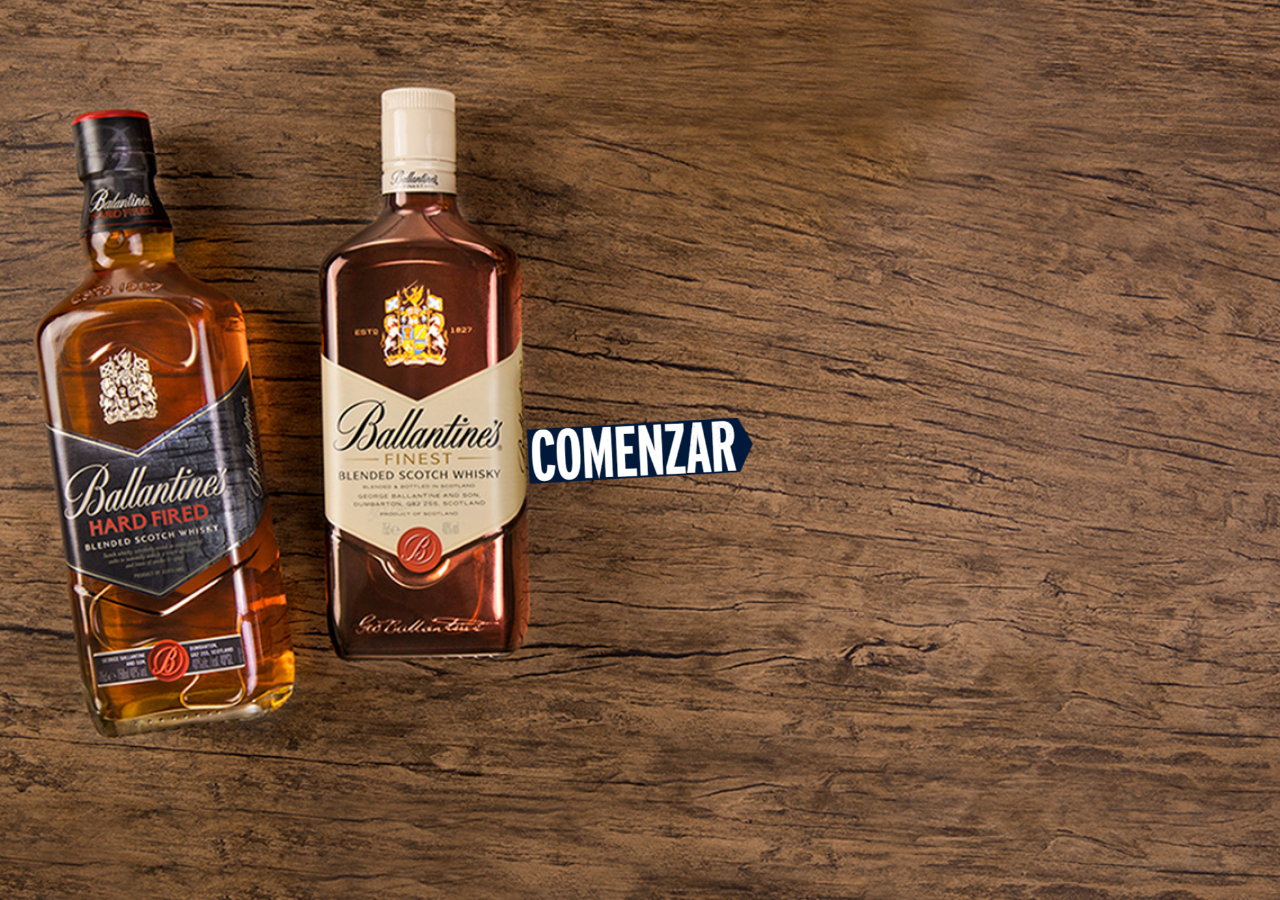
<file: www/memorice.html>
<!DOCTYPE html>
<html>
  <head>
    <meta charset="UTF-8" />
    <title>Ballantines</title>
    <meta name="viewport" content="width=device-width, initial-scale=1.0" />
    <meta name="apple-mobile-web-app-capable" content="yes" />
    <script src="js/MemoryGame.js" type="text/javascript"></script>
    <script src="js/Card.js" type="text/javascript"></script>
    <link href="css/index.css" type="text/css" rel="stylesheet" />
    <link href="css/MemoryGame.css" type="text/css" rel="stylesheet" />
  </head>
  <body id="fixed" class="memorice">

	<div class="fondo-memorice">
	</div>
	<div id="cronometro">00</div>
    <section id="memory--settings-modal" class="valign-table modal show fadeInDownBig animated"  >
      <div class="valign-cell">
        <form>
          <h2 class="memory--settings-label" style="display: none;">Difficulty level:</h2>
          <select id="memory--settings-grid" style="display: none;">
            <option value="2x3">Easy</option>
            <option value="3x4" selected>Medium</option>
            <option value="4x5">Hard</option>
            <option value="5x6">Don't do it!</option>
          </select>
          <input id="memory--settings-reset" type="submit" value="Comenzar" class="pulse loop animated" />
        </form>
      </div>
    </section>
    <section id="memory--end-game-modal" class="valign-table modal">
      <div class="valign-cell">
        <div class="wrapper pulse animated infinite">
          <a href="index.html" id="memory--end-game-message"></a>
        </div>
      </div>
    </section>
    <section id="memory--app-container">

      <ul id="memory--cards">
      </ul>
    </section>

    <section class="memory--menu-bar">
      <div class="inner">
        <div class="left"><h1 class="memory--app-name">Ballantines</h1></div>
        <div class="right"><a href="#settings"><img id="memory--settings-icon" src="img/gear.png" /></a></div>
      </div>
    </section>



    <!--<script src="cordova.js"></script>-->
	<script src="js/jquery-1.9.1.min.js"></script>
    <script src="js/BrowserInterface.js" type="text/javascript"></script>
  </body>
</html>
</file>
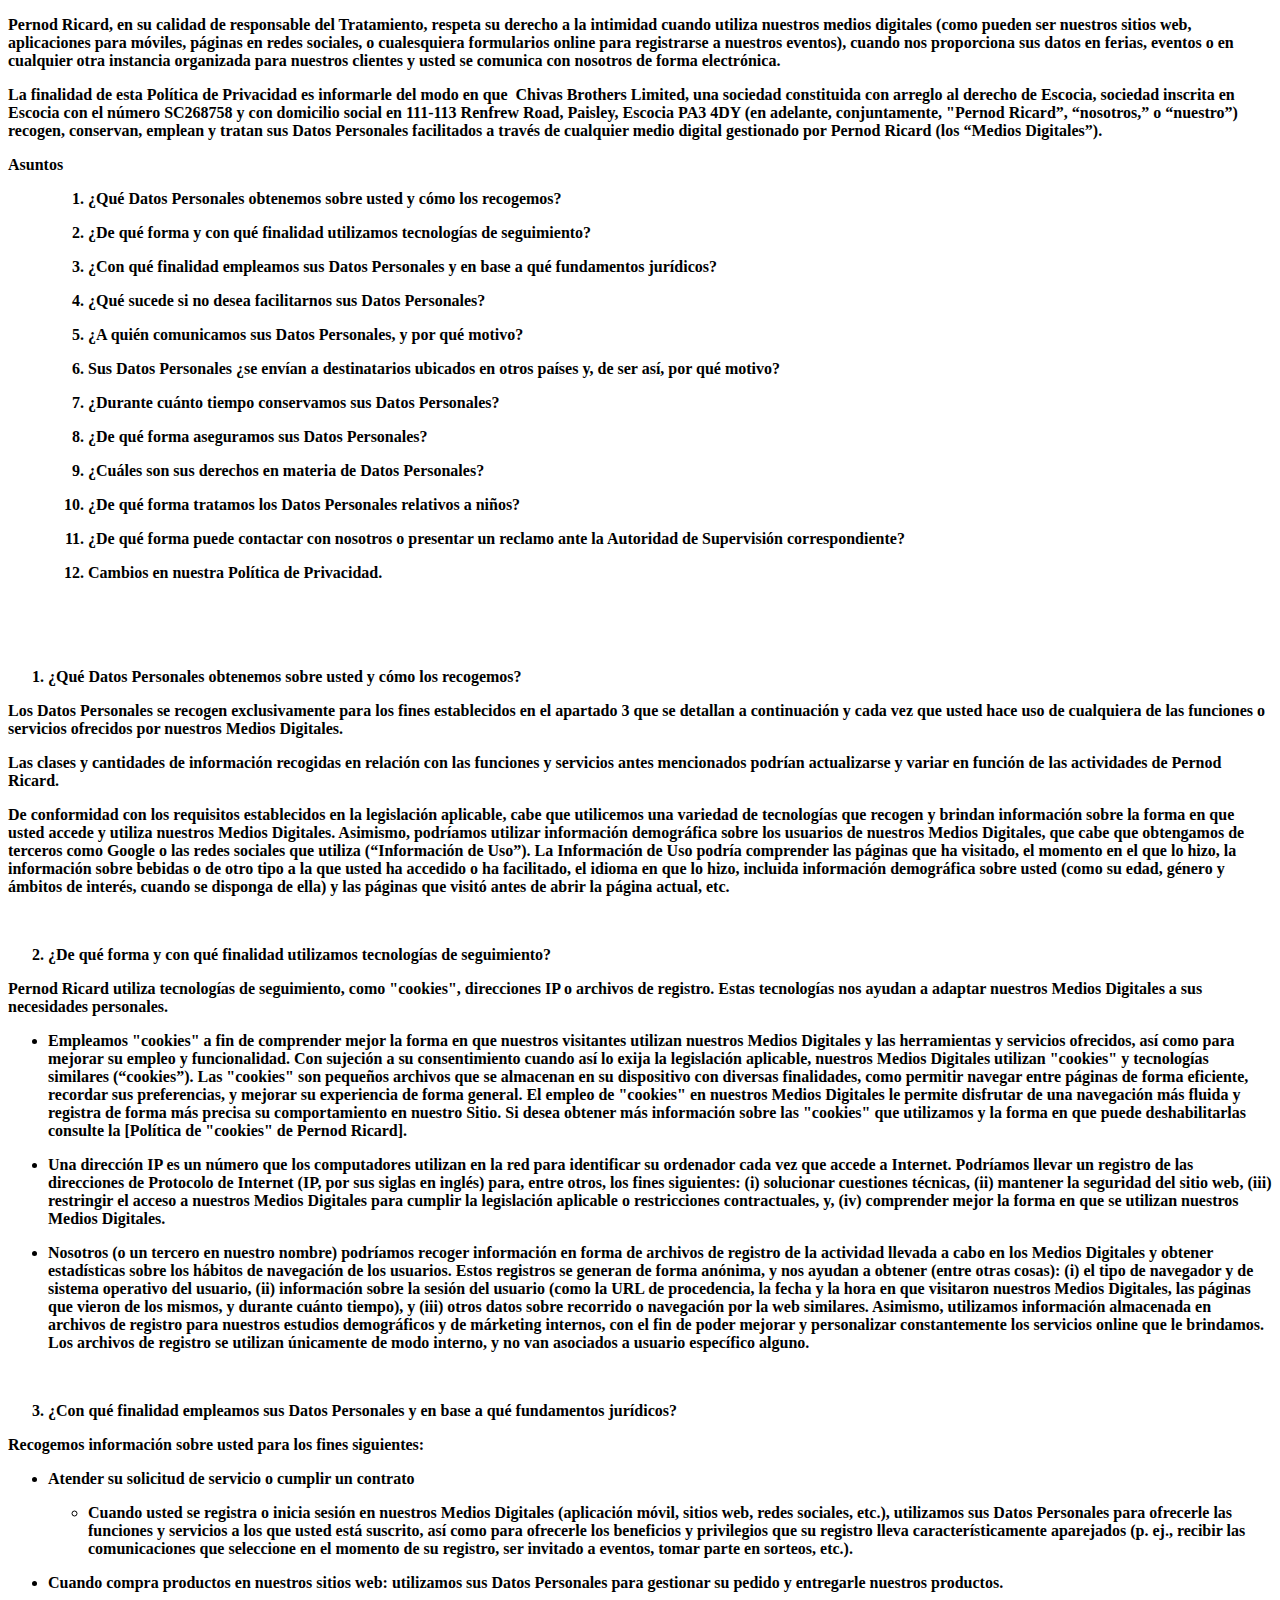
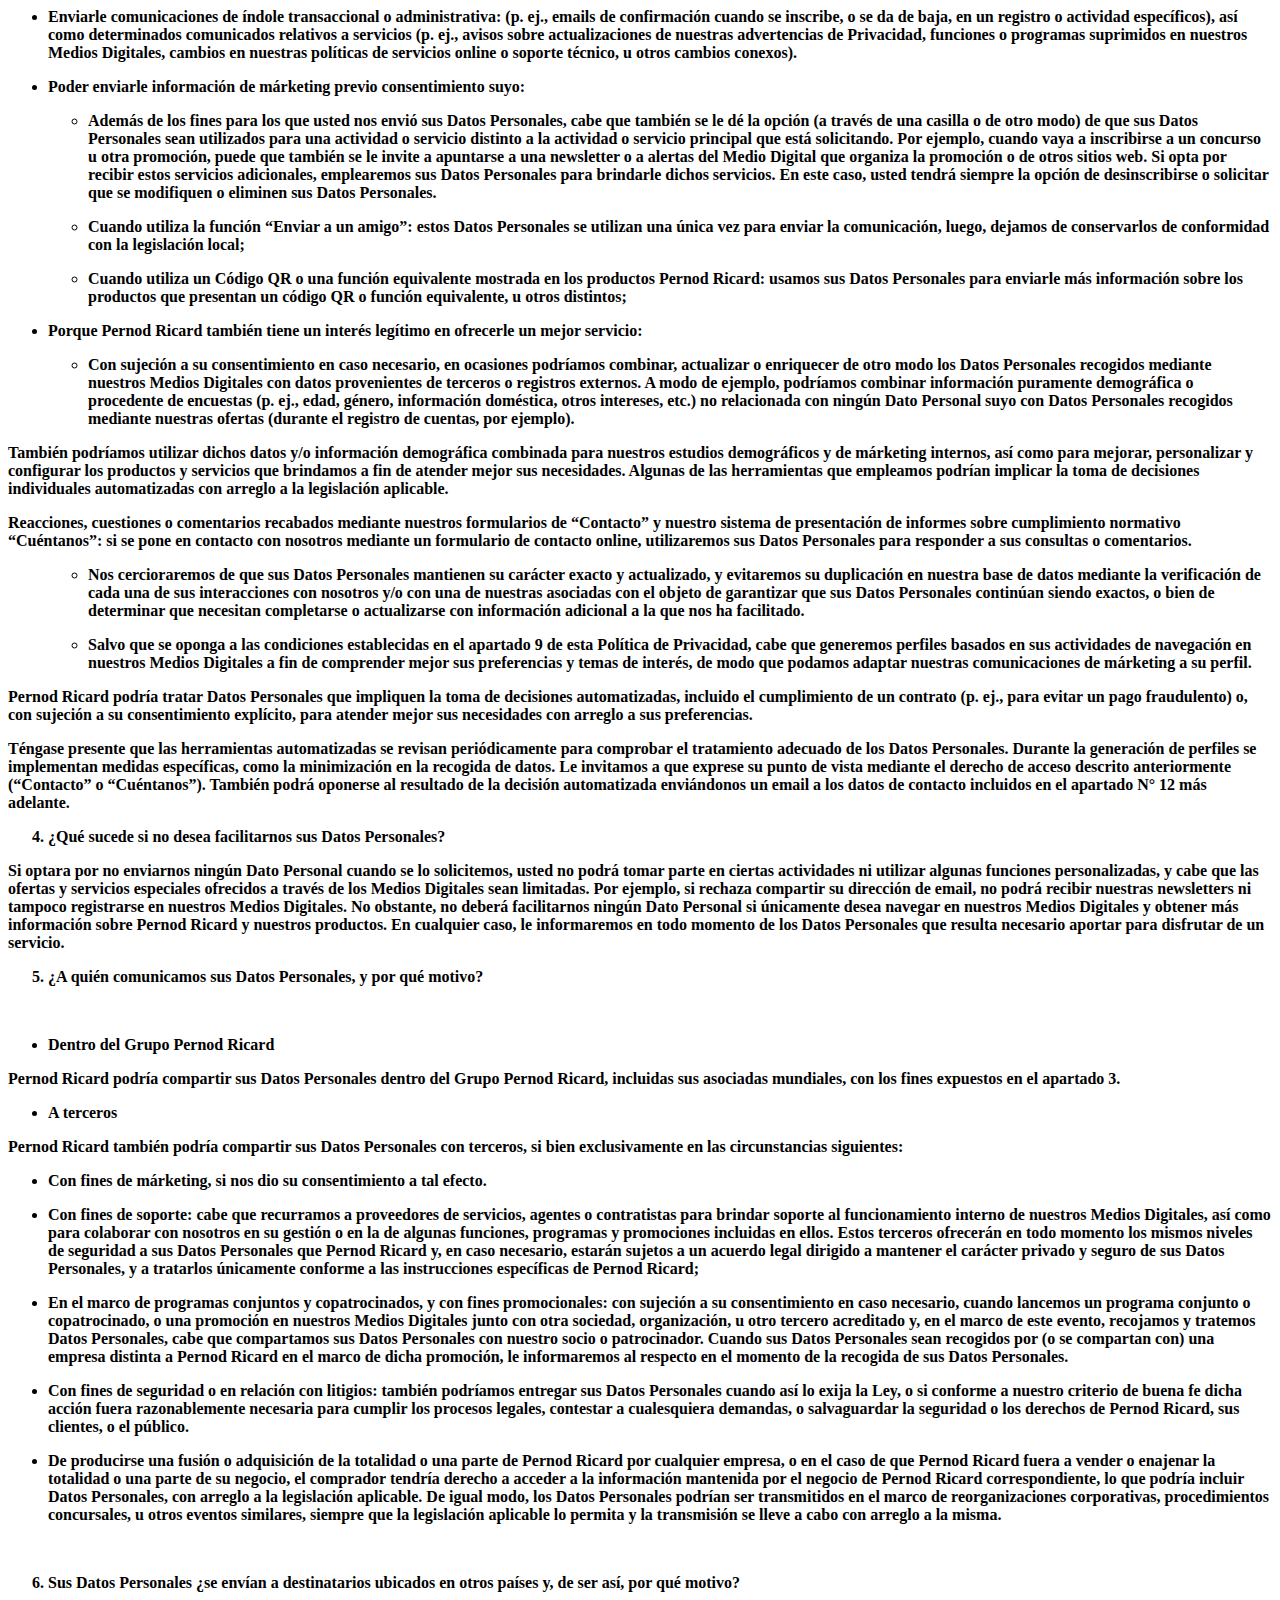
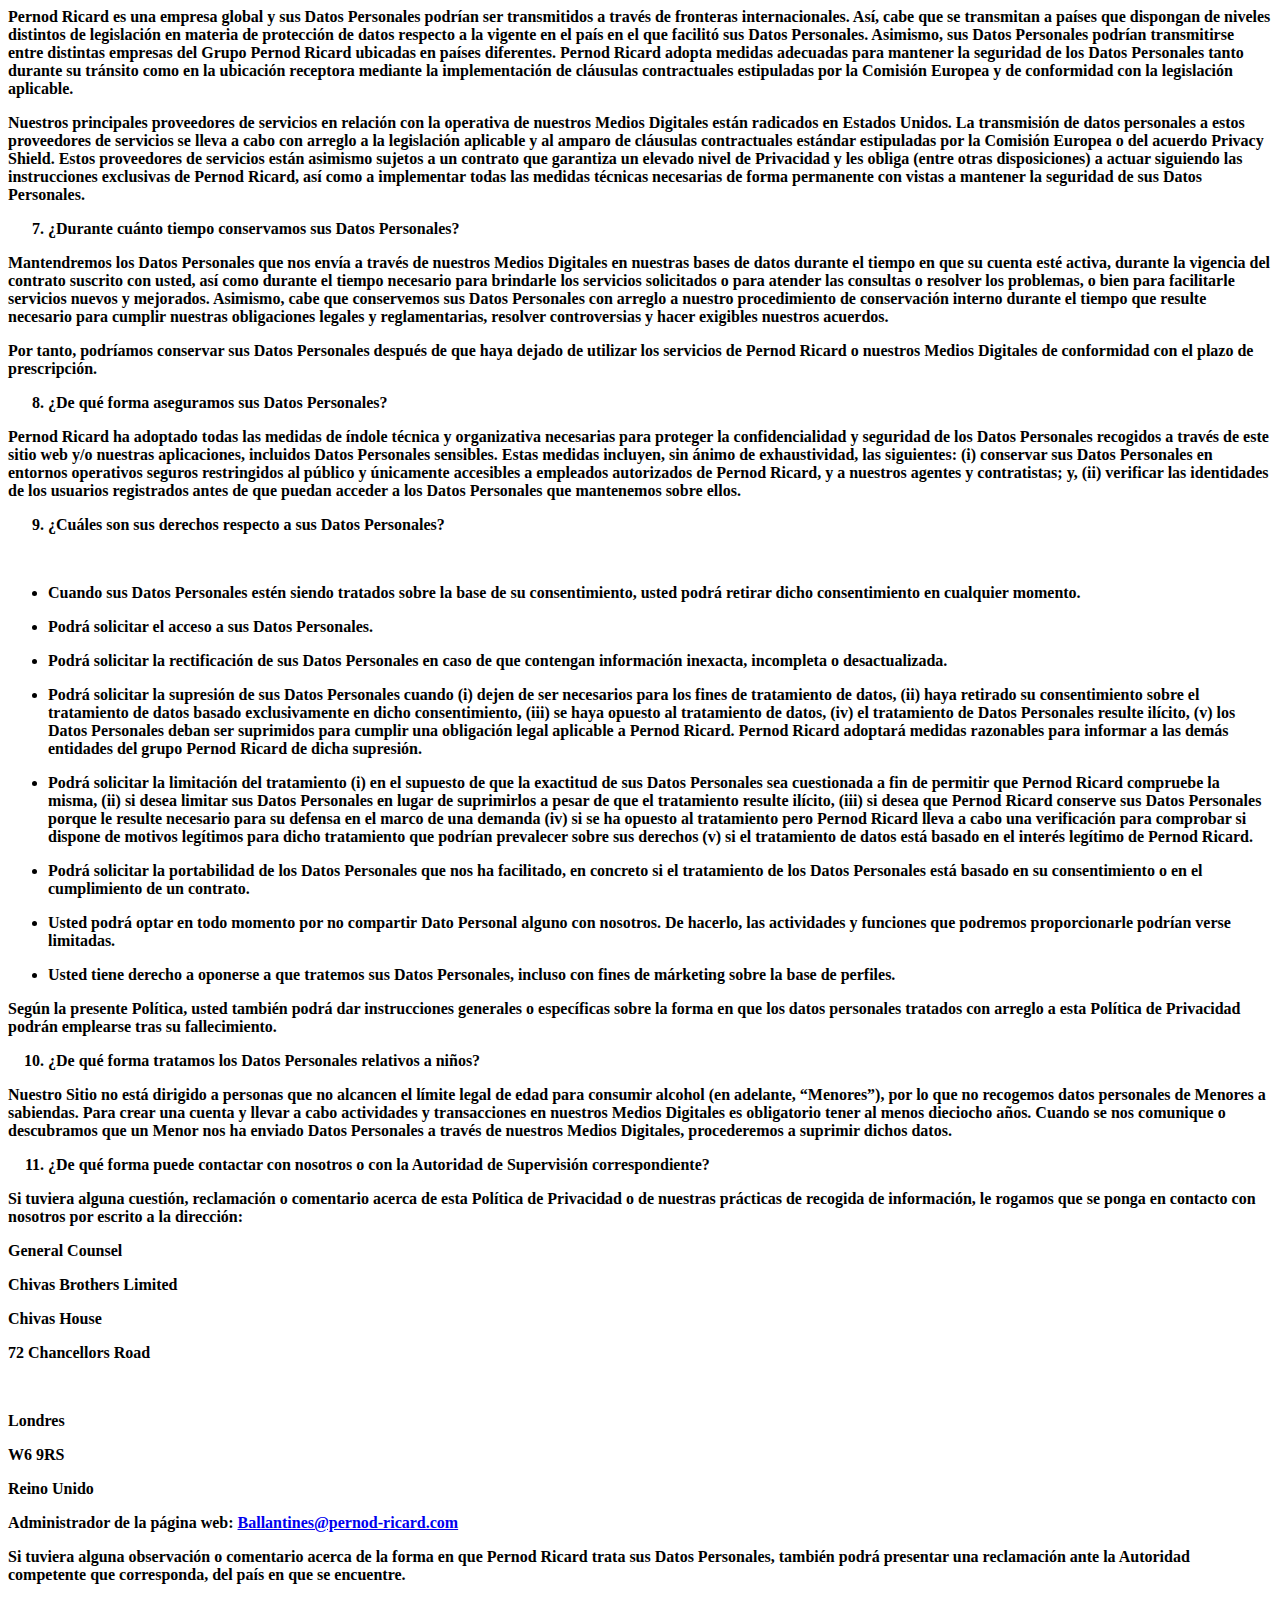
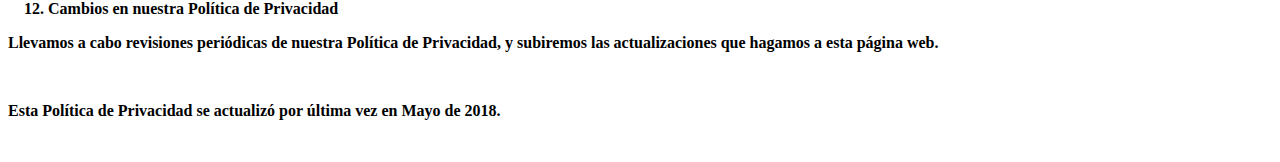
<file: www/politica_de_privacidad.html>
<!doctype html>
<html>
<head>
<meta charset="UTF-8">
<meta name="viewport" content="user-scalable=yes, initial-scale=1, maximum-scale=1, minimum-scale=1, width=device-width" />
<title>Política de Privacidad</title>
</head>

<body>
<strong id="docs-internal-guid-b0486bf4-7fff-18e1-64e8-e52bf29009bc">
<p dir="ltr">Pernod Ricard, en su calidad de responsable del Tratamiento, respeta su derecho a la intimidad cuando utiliza nuestros medios digitales (como pueden ser nuestros sitios web, aplicaciones para móviles, páginas en redes sociales, o cualesquiera formularios online para registrarse a nuestros eventos), cuando nos proporciona sus datos en ferias, eventos o en cualquier otra instancia organizada para nuestros clientes y usted se comunica con nosotros de forma electrónica. </p>
<p dir="ltr">La finalidad de esta Política de Privacidad es informarle del modo en que &nbsp;Chivas Brothers Limited, una sociedad constituida con arreglo al derecho de Escocia, sociedad inscrita en Escocia con el número SC268758 y con domicilio social en 111-113 Renfrew Road, Paisley, Escocia PA3 4DY (en adelante, conjuntamente, &quot;Pernod Ricard&rdquo;, &ldquo;nosotros,&rdquo; o &ldquo;nuestro&rdquo;) recogen, conservan, emplean y tratan sus Datos Personales facilitados a través de cualquier medio digital gestionado por Pernod Ricard (los &ldquo;Medios Digitales&rdquo;). </p>
<p dir="ltr">Asuntos </p>
<ol>
  <ol>
    <li dir="ltr">
      <p dir="ltr">¿Qué Datos Personales obtenemos sobre usted y cómo los recogemos?</p>
    </li>
    <li dir="ltr">
      <p dir="ltr">¿De qué forma y con qué finalidad utilizamos tecnologías de seguimiento?</p>
    </li>
    <li dir="ltr">
      <p dir="ltr">¿Con qué finalidad empleamos sus Datos Personales y en base a qué fundamentos jurídicos?</p>
    </li>
    <li dir="ltr">
      <p dir="ltr">¿Qué sucede si no desea facilitarnos sus Datos Personales?</p>
    </li>
    <li dir="ltr">
      <p dir="ltr">¿A quién comunicamos sus Datos Personales, y por qué motivo? </p>
    </li>
    <li dir="ltr">
      <p dir="ltr">Sus Datos Personales ¿se envían a destinatarios ubicados en otros países y, de ser así, por qué motivo?</p>
    </li>
    <li dir="ltr">
      <p dir="ltr">¿Durante cuánto tiempo conservamos sus Datos Personales?</p>
    </li>
    <li dir="ltr">
      <p dir="ltr">¿De qué forma aseguramos sus Datos Personales?</p>
    </li>
    <li dir="ltr">
      <p dir="ltr">¿Cuáles son sus derechos en materia de Datos Personales?</p>
    </li>
    <li dir="ltr">
      <p dir="ltr">¿De qué forma tratamos los Datos Personales relativos a niños?</p>
    </li>
    <li dir="ltr">
      <p dir="ltr">¿De qué forma puede contactar con nosotros o presentar un reclamo ante la Autoridad de Supervisión correspondiente?</p>
    </li>
    <li dir="ltr">
      <p dir="ltr">Cambios en nuestra Política de Privacidad.</p>
    </li>
  </ol>
</ol>
<br />
<br />
<br />
<ol>
  <li dir="ltr">
    <p dir="ltr">¿Qué Datos Personales obtenemos sobre usted y cómo los recogemos?</p>
  </li>
</ol>
<p dir="ltr">Los Datos Personales se recogen exclusivamente para los fines establecidos en el apartado 3 que se detallan a continuación y cada vez que usted hace uso de cualquiera de las funciones o servicios ofrecidos por nuestros Medios Digitales. </p>
<p dir="ltr">Las clases y cantidades de información recogidas en relación con las funciones y servicios antes mencionados podrían actualizarse y variar en función de las actividades de Pernod Ricard.</p>
<p dir="ltr">De conformidad con los requisitos establecidos en la legislación aplicable, cabe que utilicemos una variedad de tecnologías que recogen y brindan información sobre la forma en que usted accede y utiliza nuestros Medios Digitales. Asimismo, podríamos utilizar información demográfica sobre los usuarios de nuestros Medios Digitales, que cabe que obtengamos de terceros como Google o las redes sociales que utiliza (&ldquo;Información de Uso&rdquo;). La Información de Uso podría comprender las páginas que ha visitado, el momento en el que lo hizo, la información sobre bebidas o de otro tipo a la que usted ha accedido o ha facilitado, el idioma en que lo hizo, incluida información demográfica sobre usted (como su edad, género y ámbitos de interés, cuando se disponga de ella) y las páginas que visitó antes de abrir la página actual, etc. </p>
<br />
<ol start="2">
  <li dir="ltr">
    <p dir="ltr">¿De qué forma y con qué finalidad utilizamos tecnologías de seguimiento?</p>
  </li>
</ol>
<p dir="ltr">Pernod Ricard utiliza tecnologías de seguimiento, como &quot;cookies&quot;, direcciones IP o archivos de registro. Estas tecnologías nos ayudan a adaptar nuestros Medios Digitales a sus necesidades personales. </p>
<ul>
  <li dir="ltr">
    <p dir="ltr">Empleamos &quot;cookies&quot; a fin de comprender mejor la forma en que nuestros visitantes utilizan nuestros Medios Digitales y las herramientas y servicios ofrecidos, así como para mejorar su empleo y funcionalidad. Con sujeción a su consentimiento cuando así lo exija la legislación aplicable, nuestros Medios Digitales utilizan &quot;cookies&quot; y tecnologías similares (&ldquo;cookies&rdquo;). Las &quot;cookies&quot; son pequeños archivos que se almacenan en su dispositivo con diversas finalidades, como permitir navegar entre páginas de forma eficiente, recordar sus preferencias, y mejorar su experiencia de forma general. El empleo de &quot;cookies&quot; en nuestros Medios Digitales le permite disfrutar de una navegación más fluida y registra de forma más precisa su comportamiento en nuestro Sitio. Si desea obtener más información sobre las &quot;cookies&quot; que utilizamos y la forma en que puede deshabilitarlas consulte la [Política de &quot;cookies&quot; de Pernod Ricard]. </p>
  </li>
  <li dir="ltr">
    <p dir="ltr">Una dirección IP es un número que los computadores utilizan en la red para identificar su ordenador cada vez que accede a Internet. Podríamos llevar un registro de las direcciones de Protocolo de Internet (IP, por sus siglas en inglés) para, entre otros, los fines siguientes: (i) solucionar cuestiones técnicas, (ii) mantener la seguridad del sitio web, (iii) restringir el acceso a nuestros Medios Digitales para cumplir la legislación aplicable o restricciones contractuales, y, (iv) comprender mejor la forma en que se utilizan nuestros Medios Digitales.</p>
  </li>
  <li dir="ltr">
    <p dir="ltr">Nosotros (o un tercero en nuestro nombre) podríamos recoger información en forma de archivos de registro de la actividad llevada a cabo en los Medios Digitales y obtener estadísticas sobre los hábitos de navegación de los usuarios. Estos registros se generan de forma anónima, y nos ayudan a obtener (entre otras cosas): (i) el tipo de navegador y de sistema operativo del usuario, (ii) información sobre la sesión del usuario (como la URL de procedencia, la fecha y la hora en que visitaron nuestros Medios Digitales, las páginas que vieron de los mismos, y durante cuánto tiempo), y (iii) otros datos sobre recorrido o navegación por la web similares. Asimismo, utilizamos información almacenada en archivos de registro para nuestros estudios demográficos y de márketing internos, con el fin de poder mejorar y personalizar constantemente los servicios online que le brindamos. Los archivos de registro se utilizan únicamente de modo interno, y no van asociados a usuario específico alguno. </p>
  </li>
</ul>
<br />
<ol start="3">
  <li dir="ltr">
    <p dir="ltr">¿Con qué finalidad empleamos sus Datos Personales y en base a qué fundamentos jurídicos?</p>
  </li>
</ol>
<p dir="ltr">Recogemos información sobre usted para los fines siguientes:</p>
<ul>
  <li dir="ltr">
    <p dir="ltr">Atender su solicitud de servicio o cumplir un contrato</p>
  </li>
  <ul>
    <li dir="ltr">
      <p dir="ltr">Cuando usted se registra o inicia sesión en nuestros Medios Digitales (aplicación móvil, sitios web, redes sociales, etc.), utilizamos sus Datos Personales para ofrecerle las funciones y servicios a los que usted está suscrito, así como para ofrecerle los beneficios y privilegios que su registro lleva característicamente aparejados (p. ej., recibir las comunicaciones que seleccione en el momento de su registro, ser invitado a eventos, tomar parte en sorteos, etc.).</p>
    </li>
  </ul>
  <li dir="ltr">
    <p dir="ltr">Cuando compra productos en nuestros sitios web: utilizamos sus Datos Personales para gestionar su pedido y entregarle nuestros productos. </p>
  </li>
  <li dir="ltr">
    <p dir="ltr">Enviarle comunicaciones de índole transaccional o administrativa: (p. ej., emails de confirmación cuando se inscribe, o se da de baja, en un registro o actividad específicos), así como determinados comunicados relativos a servicios (p. ej., avisos sobre actualizaciones de nuestras advertencias de Privacidad, funciones o programas suprimidos en nuestros Medios Digitales, cambios en nuestras políticas de servicios online o soporte técnico, u otros cambios conexos).</p>
  </li>
  <li dir="ltr">
    <p dir="ltr">Poder enviarle información de márketing previo consentimiento suyo:</p>
  </li>
  <ul>
    <li dir="ltr">
      <p dir="ltr">Además de los fines para los que usted nos envió sus Datos Personales, cabe que también se le dé la opción (a través de una casilla o de otro modo) de que sus Datos Personales sean utilizados para una actividad o servicio distinto a la actividad o servicio principal que está solicitando. Por ejemplo, cuando vaya a inscribirse a un concurso u otra promoción, puede que también se le invite a apuntarse a una newsletter o a alertas del Medio Digital que organiza la promoción o de otros sitios web. Si opta por recibir estos servicios adicionales, emplearemos sus Datos Personales para brindarle dichos servicios. En este caso, usted tendrá siempre la opción de desinscribirse o solicitar que se modifiquen o eliminen sus Datos Personales.</p>
    </li>
    <li dir="ltr">
      <p dir="ltr">Cuando utiliza la función &ldquo;Enviar a un amigo&rdquo;: estos Datos Personales se utilizan una única vez para enviar la comunicación, luego, dejamos de conservarlos de conformidad con la legislación local;</p>
    </li>
    <li dir="ltr">
      <p dir="ltr">Cuando utiliza un Código QR o una función equivalente mostrada en los productos Pernod Ricard: usamos sus Datos Personales para enviarle más información sobre los productos que presentan un código QR o función equivalente, u otros distintos;</p>
    </li>
  </ul>
  <li dir="ltr">
    <p dir="ltr">Porque Pernod Ricard también tiene un interés legítimo en ofrecerle un mejor servicio:</p>
  </li>
  <ul>
    <li dir="ltr">
      <p dir="ltr">Con sujeción a su consentimiento en caso necesario, en ocasiones podríamos combinar, actualizar o enriquecer de otro modo los Datos Personales recogidos mediante nuestros Medios Digitales con datos provenientes de terceros o registros externos. A modo de ejemplo, podríamos combinar información puramente demográfica o procedente de encuestas (p. ej., edad, género, información doméstica, otros intereses, etc.) no relacionada con ningún Dato Personal suyo con Datos Personales recogidos mediante nuestras ofertas (durante el registro de cuentas, por ejemplo).</p>
    </li>
  </ul>
</ul>
<p dir="ltr">También podríamos utilizar dichos datos y/o información demográfica combinada para nuestros estudios demográficos y de márketing internos, así como para mejorar, personalizar y configurar los productos y servicios que brindamos a fin de atender mejor sus necesidades. Algunas de las herramientas que empleamos podrían implicar la toma de decisiones individuales automatizadas con arreglo a la legislación aplicable. </p>
<p dir="ltr">Reacciones, cuestiones o comentarios recabados mediante nuestros formularios de &ldquo;Contacto&rdquo; y nuestro sistema de presentación de informes sobre cumplimiento normativo &ldquo;Cuéntanos&rdquo;: si se pone en contacto con nosotros mediante un formulario de contacto online, utilizaremos sus Datos Personales para responder a sus consultas o comentarios.</p>
<ul>
  <ul>
    <li dir="ltr">
      <p dir="ltr">Nos cercioraremos de que sus Datos Personales mantienen su carácter exacto y actualizado, y evitaremos su duplicación en nuestra base de datos mediante la verificación de cada una de sus interacciones con nosotros y/o con una de nuestras asociadas con el objeto de garantizar que sus Datos Personales continúan siendo exactos, o bien de determinar que necesitan completarse o actualizarse con información adicional a la que nos ha facilitado.</p>
    </li>
    <li dir="ltr">
      <p dir="ltr">Salvo que se oponga a las condiciones establecidas en el apartado 9 de esta Política de Privacidad, cabe que generemos perfiles basados en sus actividades de navegación en nuestros Medios Digitales a fin de comprender mejor sus preferencias y temas de interés, de modo que podamos adaptar nuestras comunicaciones de márketing a su perfil. &nbsp;</p>
    </li>
  </ul>
</ul>
<p dir="ltr">Pernod Ricard podría tratar Datos Personales que impliquen la toma de decisiones automatizadas, incluido el cumplimiento de un contrato (p. ej., para evitar un pago fraudulento) o, con sujeción a su consentimiento explícito, para atender mejor sus necesidades con arreglo a sus preferencias. </p>
<p dir="ltr">Téngase presente que las herramientas automatizadas se revisan periódicamente para comprobar el tratamiento adecuado de los Datos Personales. Durante la generación de perfiles se implementan medidas específicas, como la minimización en la recogida de datos. Le invitamos a que exprese su punto de vista mediante el derecho de acceso descrito anteriormente (&ldquo;Contacto&rdquo; o &ldquo;Cuéntanos&rdquo;). También podrá oponerse al resultado de la decisión automatizada enviándonos un email a los datos de contacto incluidos en el apartado N° 12 más adelante.</p>
<ol start="4">
  <li dir="ltr">
    <p dir="ltr">¿Qué sucede si no desea facilitarnos sus Datos Personales?</p>
  </li>
</ol>
<p dir="ltr">Si optara por no enviarnos ningún Dato Personal cuando se lo solicitemos, usted no podrá tomar parte en ciertas actividades ni utilizar algunas funciones personalizadas, y cabe que las ofertas y servicios especiales ofrecidos a través de los Medios Digitales sean limitadas. Por ejemplo, si rechaza compartir su dirección de email, no podrá recibir nuestras newsletters ni tampoco registrarse en nuestros Medios Digitales. No obstante, no deberá facilitarnos ningún Dato Personal si únicamente desea navegar en nuestros Medios Digitales y obtener más información sobre Pernod Ricard y nuestros productos. En cualquier caso, le informaremos en todo momento de los Datos Personales que resulta necesario aportar para disfrutar de un servicio. </p>
<ol start="5">
  <li dir="ltr">
    <p dir="ltr">¿A quién comunicamos sus Datos Personales, y por qué motivo?</p>
  </li>
</ol>
<br />
<ul>
  <li dir="ltr">
    <p dir="ltr">Dentro del Grupo Pernod Ricard</p>
  </li>
</ul>
<p dir="ltr">Pernod Ricard podría compartir sus Datos Personales dentro del Grupo Pernod Ricard, incluidas sus asociadas mundiales, con los fines expuestos en el apartado 3. </p>
<ul>
  <li dir="ltr">
    <p dir="ltr">A terceros</p>
  </li>
</ul>
<p dir="ltr">Pernod Ricard también podría compartir sus Datos Personales con terceros, si bien exclusivamente en las circunstancias siguientes: </p>
<ul>
  <li dir="ltr">
    <p dir="ltr">Con fines de márketing, si nos dio su consentimiento a tal efecto. </p>
  </li>
  <li dir="ltr">
    <p dir="ltr">Con fines de soporte: cabe que recurramos a proveedores de servicios, agentes o contratistas para brindar soporte al funcionamiento interno de nuestros Medios Digitales, así como para colaborar con nosotros en su gestión o en la de algunas funciones, programas y promociones incluidas en ellos. Estos terceros ofrecerán en todo momento los mismos niveles de seguridad a sus Datos Personales que Pernod Ricard y, en caso necesario, estarán sujetos a un acuerdo legal dirigido a mantener el carácter privado y seguro de sus Datos Personales, y a tratarlos únicamente conforme a las instrucciones específicas de Pernod Ricard;</p>
  </li>
  <li dir="ltr">
    <p dir="ltr">En el marco de programas conjuntos y copatrocinados, y con fines promocionales: con sujeción a su consentimiento en caso necesario, cuando lancemos un programa conjunto o copatrocinado, o una promoción en nuestros Medios Digitales junto con otra sociedad, organización, u otro tercero acreditado y, en el marco de este evento, recojamos y tratemos Datos Personales, cabe que compartamos sus Datos Personales con nuestro socio o patrocinador. Cuando sus Datos Personales sean recogidos por (o se compartan con) una empresa distinta a Pernod Ricard en el marco de dicha promoción, le informaremos al respecto en el momento de la recogida de sus Datos Personales.</p>
  </li>
  <li dir="ltr">
    <p dir="ltr">Con fines de seguridad o en relación con litigios: también podríamos entregar sus Datos Personales cuando así lo exija la Ley, o si conforme a nuestro criterio de buena fe dicha acción fuera razonablemente necesaria para cumplir los procesos legales, contestar a cualesquiera demandas, o salvaguardar la seguridad o los derechos de Pernod Ricard, sus clientes, o el público.</p>
  </li>
  <li dir="ltr">
    <p dir="ltr">De producirse una fusión o adquisición de la totalidad o una parte de Pernod Ricard por cualquier empresa, o en el caso de que Pernod Ricard fuera a vender o enajenar la totalidad o una parte de su negocio, el comprador tendría derecho a acceder a la información mantenida por el negocio de Pernod Ricard correspondiente, lo que podría incluir Datos Personales, con arreglo a la legislación aplicable. De igual modo, los Datos Personales podrían ser transmitidos en el marco de reorganizaciones corporativas, procedimientos concursales, u otros eventos similares, siempre que la legislación aplicable lo permita y la transmisión se lleve a cabo con arreglo a la misma.</p>
  </li>
</ul>
<br />
<ol start="6">
  <li dir="ltr">
    <p dir="ltr">Sus Datos Personales ¿se envían a destinatarios ubicados en otros países y, de ser así, por qué motivo?</p>
  </li>
</ol>
<p dir="ltr">Pernod Ricard es una empresa global y sus Datos Personales podrían ser transmitidos a través de fronteras internacionales. Así, cabe que se transmitan a países que dispongan de niveles distintos de legislación en materia de protección de datos respecto a la vigente en el país en el que facilitó sus Datos Personales. Asimismo, sus Datos Personales podrían transmitirse entre distintas empresas del Grupo Pernod Ricard ubicadas en países diferentes. Pernod Ricard adopta medidas adecuadas para mantener la seguridad de los Datos Personales tanto durante su tránsito como en la ubicación receptora mediante la implementación de cláusulas contractuales estipuladas por la Comisión Europea y de conformidad con la legislación aplicable. </p>
<p dir="ltr">Nuestros principales proveedores de servicios en relación con la operativa de nuestros Medios Digitales están radicados en Estados Unidos. La transmisión de datos personales a estos proveedores de servicios se lleva a cabo con arreglo a la legislación aplicable y al amparo de cláusulas contractuales estándar estipuladas por la Comisión Europea o del acuerdo Privacy Shield. Estos proveedores de servicios están asimismo sujetos a un contrato que garantiza un elevado nivel de Privacidad y les obliga (entre otras disposiciones) a actuar siguiendo las instrucciones exclusivas de Pernod Ricard, así como a implementar todas las medidas técnicas necesarias de forma permanente con vistas a mantener la seguridad de sus Datos Personales. </p>
<ol start="7">
  <li dir="ltr">
    <p dir="ltr">¿Durante cuánto tiempo conservamos sus Datos Personales? </p>
  </li>
</ol>
<p dir="ltr">Mantendremos los Datos Personales que nos envía a través de nuestros Medios Digitales en nuestras bases de datos durante el tiempo en que su cuenta esté activa, durante la vigencia del contrato suscrito con usted, así como durante el tiempo necesario para brindarle los servicios solicitados o para atender las consultas o resolver los problemas, o bien para facilitarle servicios nuevos y mejorados. Asimismo, cabe que conservemos sus Datos Personales con arreglo a nuestro procedimiento de conservación interno durante el tiempo que resulte necesario para cumplir nuestras obligaciones legales y reglamentarias, resolver controversias y hacer exigibles nuestros acuerdos.</p>
<p dir="ltr">Por tanto, podríamos conservar sus Datos Personales después de que haya dejado de utilizar los servicios de Pernod Ricard o nuestros Medios Digitales de conformidad con el plazo de prescripción. </p>
<ol start="8">
  <li dir="ltr">
    <p dir="ltr">¿De qué forma aseguramos sus Datos Personales?</p>
  </li>
</ol>
<p dir="ltr">Pernod Ricard ha adoptado todas las medidas de índole técnica y organizativa necesarias para proteger la confidencialidad y seguridad de los Datos Personales recogidos a través de este sitio web y/o nuestras aplicaciones, incluidos Datos Personales sensibles. Estas medidas incluyen, sin ánimo de exhaustividad, las siguientes: (i) conservar sus Datos Personales en entornos operativos seguros restringidos al público y únicamente accesibles a empleados autorizados de Pernod Ricard, y a nuestros agentes y contratistas; y, (ii) verificar las identidades de los usuarios registrados antes de que puedan acceder a los Datos Personales que mantenemos sobre ellos. </p>
<ol start="9">
  <li dir="ltr">
    <p dir="ltr">¿Cuáles son sus derechos respecto a sus Datos Personales?</p>
  </li>
</ol>
<br />
<ul>
  <li dir="ltr">
    <p dir="ltr">Cuando sus Datos Personales estén siendo tratados sobre la base de su consentimiento, usted podrá retirar dicho consentimiento en cualquier momento.</p>
  </li>
  <li dir="ltr">
    <p dir="ltr">Podrá solicitar el acceso a sus Datos Personales. </p>
  </li>
</ul>
<ul>
  <li dir="ltr">
    <p dir="ltr">Podrá solicitar la rectificación de sus Datos Personales en caso de que contengan información inexacta, incompleta o desactualizada. </p>
  </li>
  <li dir="ltr">
    <p dir="ltr">Podrá solicitar la supresión de sus Datos Personales cuando (i) dejen de ser necesarios para los fines de tratamiento de datos, (ii) haya retirado su consentimiento sobre el tratamiento de datos basado exclusivamente en dicho consentimiento, (iii) se haya opuesto al tratamiento de datos, (iv) el tratamiento de Datos Personales resulte ilícito, (v) los Datos Personales deban ser suprimidos para cumplir una obligación legal aplicable a Pernod Ricard. Pernod Ricard adoptará medidas razonables para informar a las demás entidades del grupo Pernod Ricard de dicha supresión.</p>
  </li>
  <li dir="ltr">
    <p dir="ltr">Podrá solicitar la limitación del tratamiento (i) en el supuesto de que la exactitud de sus Datos Personales sea cuestionada a fin de permitir que Pernod Ricard compruebe la misma, (ii) si desea limitar sus Datos Personales en lugar de suprimirlos a pesar de que el tratamiento resulte ilícito, (iii) si desea que Pernod Ricard conserve sus Datos Personales porque le resulte necesario para su defensa en el marco de una demanda (iv) si se ha opuesto al tratamiento pero Pernod Ricard lleva a cabo una verificación para comprobar si dispone de motivos legítimos para dicho tratamiento que podrían prevalecer sobre sus derechos (v) si el tratamiento de datos está basado en el interés legítimo de Pernod Ricard.</p>
  </li>
  <li dir="ltr">
    <p dir="ltr">Podrá solicitar la portabilidad de los Datos Personales que nos ha facilitado, en concreto si el tratamiento de los Datos Personales está basado en su consentimiento o en el cumplimiento de un contrato. </p>
  </li>
  <li dir="ltr">
    <p dir="ltr">Usted podrá optar en todo momento por no compartir Dato Personal alguno con nosotros. De hacerlo, las actividades y funciones que podremos proporcionarle podrían verse limitadas.</p>
  </li>
  <li dir="ltr">
    <p dir="ltr">Usted tiene derecho a oponerse a que tratemos sus Datos Personales, incluso con fines de márketing sobre la base de perfiles. </p>
  </li>
</ul>
<p dir="ltr">Según la presente Política, usted también podrá dar instrucciones generales o específicas sobre la forma en que los datos personales tratados con arreglo a esta Política de Privacidad podrán emplearse tras su fallecimiento.</p>
<ol start="10">
  <li dir="ltr">
    <p dir="ltr">¿De qué forma tratamos los Datos Personales relativos a niños?</p>
  </li>
</ol>
<p dir="ltr">Nuestro Sitio no está dirigido a personas que no alcancen el límite legal de edad para consumir alcohol (en adelante, &ldquo;Menores&rdquo;), por lo que no recogemos datos personales de Menores a sabiendas. Para crear una cuenta y llevar a cabo actividades y transacciones en nuestros Medios Digitales es obligatorio tener al menos dieciocho años. Cuando se nos comunique o descubramos que un Menor nos ha enviado Datos Personales a través de nuestros Medios Digitales, procederemos a suprimir dichos datos.</p>
<ol start="11">
  <li dir="ltr">
    <p dir="ltr">¿De qué forma puede contactar con nosotros o con la Autoridad de Supervisión correspondiente?</p>
  </li>
</ol>
<p dir="ltr">Si tuviera alguna cuestión, reclamación o comentario acerca de esta Política de Privacidad o de nuestras prácticas de recogida de información, le rogamos que se ponga en contacto con nosotros por escrito a la dirección:</p>
<p dir="ltr">General Counsel</p>
<p dir="ltr">Chivas Brothers Limited</p>
<p dir="ltr">Chivas House</p>
<p dir="ltr">72 Chancellors Road</p>
<br />
<p dir="ltr">Londres</p>
<p dir="ltr">W6 9RS</p>
<p dir="ltr">Reino Unido</p>
<p dir="ltr">Administrador de la página web: <a href="mailto:Ballantines@pernod-ricard.com">Ballantines@pernod-ricard.com</a></p>
<p dir="ltr">Si tuviera alguna observación o comentario acerca de la forma en que Pernod Ricard trata sus Datos Personales, también podrá presentar una reclamación ante la Autoridad competente que corresponda, del país en que se encuentre.</p>
<ol start="12">
  <li dir="ltr">
    <p dir="ltr">Cambios en nuestra Política de Privacidad</p>
  </li>
</ol>
<p dir="ltr">Llevamos a cabo revisiones periódicas de nuestra Política de Privacidad, y subiremos las actualizaciones que hagamos a esta página web. </p>
<br />
<p dir="ltr">Esta Política de Privacidad se actualizó por última vez en Mayo de 2018.</p>
<br />
</strong>
</body>
</html>
</file>
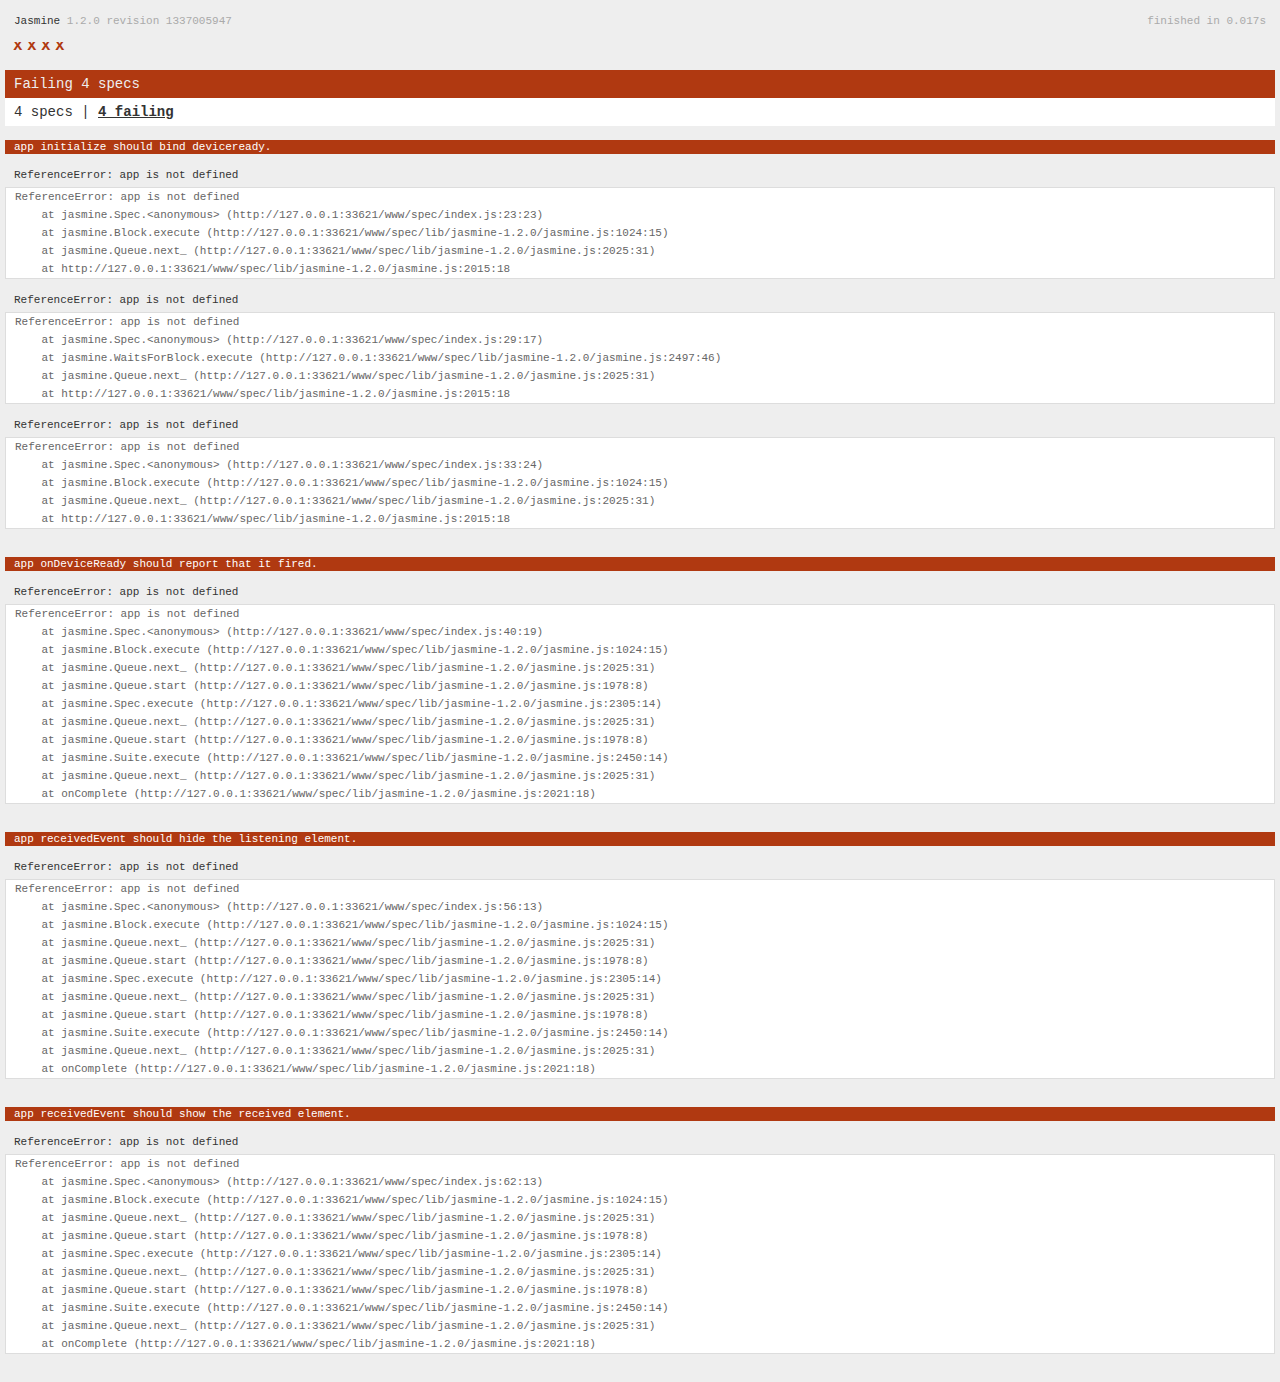
<file: www/spec.html>
<!DOCTYPE html>
<!--
    Licensed to the Apache Software Foundation (ASF) under one
    or more contributor license agreements.  See the NOTICE file
    distributed with this work for additional information
    regarding copyright ownership.  The ASF licenses this file
    to you under the Apache License, Version 2.0 (the
    "License"); you may not use this file except in compliance
    with the License.  You may obtain a copy of the License at

    http://www.apache.org/licenses/LICENSE-2.0

    Unless required by applicable law or agreed to in writing,
    software distributed under the License is distributed on an
    "AS IS" BASIS, WITHOUT WARRANTIES OR CONDITIONS OF ANY
     KIND, either express or implied.  See the License for the
    specific language governing permissions and limitations
    under the License.
-->
<html>
    <head>
        <title>Jasmine Spec Runner</title>

        <!-- jasmine source -->
        <link rel="shortcut icon" type="image/png" href="spec/lib/jasmine-1.2.0/jasmine_favicon.png">
        <link rel="stylesheet" type="text/css" href="spec/lib/jasmine-1.2.0/jasmine.css">
        <script type="text/javascript" src="spec/lib/jasmine-1.2.0/jasmine.js"></script>
        <script type="text/javascript" src="spec/lib/jasmine-1.2.0/jasmine-html.js"></script>

        <!-- include source files here... -->
        <script type="text/javascript" src="js/index.js"></script>

        <!-- include spec files here... -->
        <script type="text/javascript" src="spec/helper.js"></script>
        <script type="text/javascript" src="spec/index.js"></script>

        <script type="text/javascript">
            (function() {
                var jasmineEnv = jasmine.getEnv();
                jasmineEnv.updateInterval = 1000;

                var htmlReporter = new jasmine.HtmlReporter();

                jasmineEnv.addReporter(htmlReporter);

                jasmineEnv.specFilter = function(spec) {
                    return htmlReporter.specFilter(spec);
                };

                var currentWindowOnload = window.onload;

                window.onload = function() {
                    if (currentWindowOnload) {
                        currentWindowOnload();
                    }
                    execJasmine();
                };

                function execJasmine() {
                    jasmineEnv.execute();
                }
            })();
        </script>
    </head>
    <body>
        <div id="stage" style="display:none;"></div>
    </body>
</html>
</file>
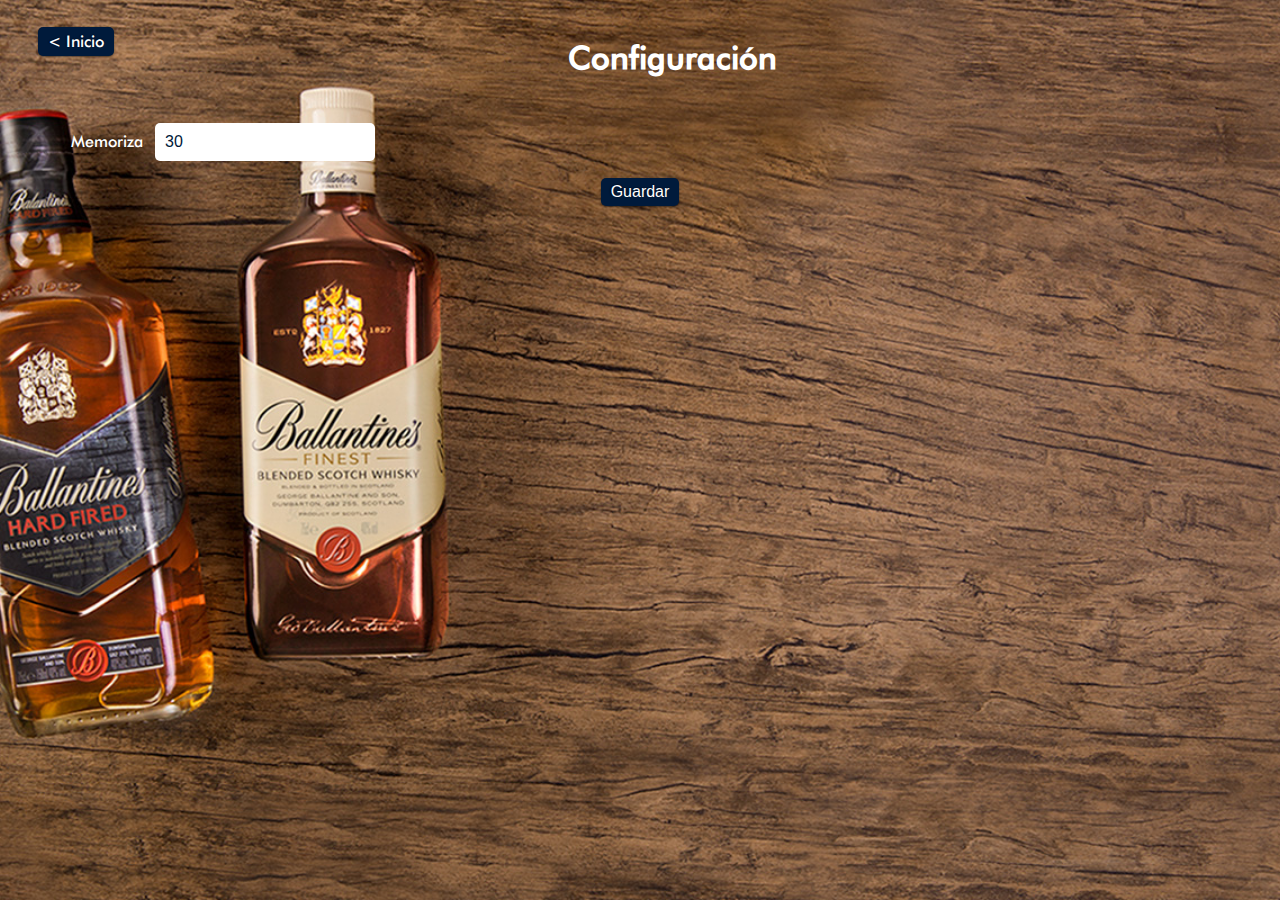
<file: www/time.html>
<!DOCTYPE html>

<html>

<head>
    <meta charset="utf-8" />
    <meta name="format-detection" content="telephone=no" />
    <meta name="msapplication-tap-highlight" content="no" />
    <meta name="viewport" content="user-scalable=no, initial-scale=1, maximum-scale=1, minimum-scale=1, width=device-width" />
    <!-- This is a wide open CSP declaration. To lock this down for production, see below. -->
    <meta http-equiv="Content-Security-Policy" content="default-src * 'self' 'unsafe-inline' data: gap: 'unsafe-eval'; style-src * 'self' 'unsafe-inline'; connect-src * ; script-src * 'self' 'unsafe-inline'; media-src *">

    <link rel="stylesheet" type="text/css" href="css/index.css" />
    <title>Tiempos</title>
</head>

<body onLoad="inicio()" class="setup">
   	<a href="index.html" class="volver">&lt; Inicio</a>
   
    <h1>Configuración</h1>
    <!--popup edición-->
    
	
    <div class="box">
		<form id="form">
		<table border="0" style="border: 0;" >
			<tr>
				<td>Memoriza</td>
				<td><input type="text" id="memoriza_set" placeholder="Ingresa segundos"></td>
			</tr>
			
		</table>		
        
        
        
		</form>	
    </div>
    
    <div style="text-align: center">
		<button onclick="guardar()" id="fixed">Guardar</button>
    </div>
	
    
    <script src="js/jquery-1.9.1.min.js"></script>
    <script>
		
		function inicio(){
			
			if(typeof(Storage) !== "undefined") {
				document.getElementById("memoriza_set").value = localStorage.memoriza;
				
				
			} else {
				console.log("Sorry, your browser does not support web storage...");
			}	
		}
		
		function guardar() {					
			localStorage.memoriza = document.getElementById("memoriza_set").value;
			
			alert('¡Guardado con éxito!');
		}
	</script>

  </body>

</html>
</file>
<file: www/css/MemoryGame.css>
.fondo-memorice{
   position: absolute;
   width: 100%; height: 100%;
   left: 0; top: 0;
   background: url(../img/fondo_form.jpg) no-repeat left center fixed;
  -webkit-background-size: cover;
  -moz-background-size: cover;
  -o-background-size: cover;
  background-size: cover;
}

.modal {
  position: fixed;
  height: 100%;
  right: 0;
  top: 0;
  z-index: 4;
  width: 100%;
  visibility: hidden;
  opacity:0;
  -webkit-transition:opacity 0.4s linear;
  -moz-transition:opacity 0.4s linear;
  -ms-transition:opacity 0.4s linear;
  -o-transition:opacity 0.4s linear;
  transition:opacity 0.4s linear;
}
.modal.show {
  visibility: visible;
  opacity:1;
}

.valign-table {
  display: table;
  table-layout: fixed;
}
.valign-cell {
  display: table-cell;
  vertical-align: middle;
}

#memory--app-container {
  width:61%;
  height:100%;
  right: 2%;
  position: absolute;
  z-index: 2;
}

.memory--menu-bar {
  width:100%;
  background-color: #222;
  height:10%;
  /*display:table*/;
  display: none;

}

.memory--menu-bar .inner {
  display:table-cell;
  vertical-align:middle;
}
.memory--menu-bar .left {
  text-align: left;
  float:left;
  width:50%;
}
.memory--menu-bar .right {
  text-align: right;
  float:right;
  width:50%;
}
.memory--app-name {
  color:#ccc;
  font-size:26px;
  margin:0;
  padding:1px 4px;
  text-transform: uppercase;
  font-family: "Courier New";
  letter-spacing: 2px;
}
@media screen and (max-width: 480px) {
  .memory--app-name {
    font-size:16px;
  }
}

#memory--settings-icon {
  height: 24px;
  display: block;
  padding:4px 8px;
  float: right;
}

#memory--end-game-modal .wrapper {

  margin: 0 auto;
  text-align: center;
  text-transform: uppercase;
  font-size: 2em;
  color: #001a3b;
  width: 350px;
  height: 200px;
  background: #ffffff;
  border-radius: 175px / 100px;
  position: relative;

}
#memory--end-game-modal h2,
#memory--end-game-modal h3 {
  	margin: 0;
    position: absolute;
    top: 50%;
    left: 50%;
    margin-right: -50%;
	font-weight: bold;
    transform: translate(-50%, -50%);

}

#memory--end-game-modal a {
	text-decoration: none;
	display: block;
  	margin: 0;
    position: absolute;
    top: 50%;
    left: 50%;
    margin-right: -50%;
	color: #001a3b;
	font-weight: bold;
    transform: translate(-50%, -50%);
}

#memory--settings-modal {



}

#memory--end-game-modal{
	background-color: rgba(0, 0, 0, .50);
}

#memory--end-game-modal .wrapper{

}

#memory--settings-modal form {
  min-width:240px;
  width:50%;
  margin:0 auto;
  text-align: center;
  color:#ccc;
}

.memory--settings-label {
  margin:8px 0;
}

#memory--settings-grid,
#memory--settings-reset {

}

#memory--settings-grid option {
  padding-top:5px;
  padding-bottom:5px;
}

#memory--settings-reset {
  /*
  background-color: rgba(255,255,255,0.9);
  color: #001a3b;
  font-size: 3em;
  border: 2px solid #001a3b;
  border-radius: 15px;
  padding: 5px 30px;
  */
  background: url('../img/Boton-comenzar.png') no-repeat;
  background-size: 100% auto;
  border: none;
  text-indent: -10000000px;
  width: 250px;
  height: 88px;
}

#memory--cards {
  margin:0 auto;
  padding:0;
  height:100%;
  list-style-type: none;
  list-style-image: none;
  position:relative;
}
/* entire container, keeps perspective */
.flip-container {
  -webkit-perspective: 1000px;
  perspective: 1000px;
  float:left;
}

/* flip the pane when clicked */
.flip-container.clicked .front {
  -webkit-transform: rotateY(180deg);
  -moz-transform: rotateY(180deg);
  -ms-transform: rotateY(180deg);
  -o-transform: rotateY(180deg);
  transform: rotateY(180deg);
}
.flip-container.clicked .back {
  -webkit-transform: rotateY(0deg);
  -moz-transform: rotateY(0deg);
  -ms-transform: rotateY(0deg);
  -o-transform: rotateY(0deg);
  transform: rotateY(0deg);
}

/* flip speed goes here */
.flipper {
  width:100%;
  height:100%;
  margin:0% auto;
  -webkit-transition: 0.5s;
  -moz-transition: 0.5s;
  -ms-transition: 0.5s;
  -o-transition: 0.5s;
  transition: 0.5s;
  -webkit-transform-style: preserve-3d;
  -moz-transform-style: preserve-3d;
  transform-style: preserve-3d;
  position: relative;
  top:5%;
  bottom:5%;
}

/* hide back of pane during swap */
.front, .back {
  width:100%;
  height:100%;
  display: block;
  -webkit-backface-visibility: hidden;
  -moz-backface-visibility: hidden;
  backface-visibility: hidden;
  -webkit-transition: 0.5s;
  -moz-transition: 0.5s;
  -ms-transition: 0.5s;
  -o-transition: 0.5s;
  transition: 0.5s;
  -webkit-transform-style: preserve-3d;
  -moz-transform-style: preserve-3d;
  transform-style: preserve-3d;
  position: absolute;
  top: 0;
  left: 0;
}

/* front pane, placed above back */
.front {
  /* for firefox 31 */
  -webkit-transform: rotateY(0deg);
  -moz-transform: rotateY(0deg);
  -ms-transform: rotateY(0deg);
  -o-transform: rotateY(0deg);
  transform: rotateY(0deg);
  /*background-color: #e12d00;*/
  border-radius: 5%;
  /*background-image: url(../img/card.svg);*/
  background-image: url(../img/back_men.jpg);
  background-position:50% 50%;
  background-repeat: no-repeat;
  background-size: auto 96%;

}

/* back, initially hidden pane */
.back {
  -webkit-transform: rotateY(-180deg);
  -moz-transform: rotateY(-180deg);
  -ms-transform: rotateY(-180deg);
  -o-transform: rotateY(-180deg);
  transform: rotateY(-180deg);
  /*background-color: #fff;*/
  border-radius: 5%;
  background-position:50% 50%;
  background-repeat: no-repeat;
  background-size: auto 96%;
}

.back.card-1 {
  background-image: url(../img/memo/1.png);
}
.back.card-2 {
  background-image: url(../img/memo/2.png);
}
.back.card-3 {
  background-image: url(../img/memo/3.png);
}
.back.card-4 {
  background-image: url(../img/memo/4.png);
}
.back.card-5 {
  background-image: url(../img/memo/5.png);
}
.back.card-6 {
  background-image: url(../img/memo/6.png);
}
.back.card-7 {
  background-image: url(../img/memo/7.png);
}
.back.card-8 {
  background-image: url(../img/memo/8.png);
}
.back.card-9 {
  background-image: url(../img/memo/1.png);
}
.back.card-10 {
  background-image: url(../img/memo/2.png);
}
.back.card-11 {
  background-image: url(../img/memo/3.png);
}
.back.card-12 {
  background-image: url(../img/memo/4.png);
}
.back.card-13 {
  background-image: url(../img/memo/5.png);
}
.back.card-14 {
  background-image: url(../img/memo/6.png);
}
.back.card-15 {
  background-image: url(../img/memo/7.png);
}


#cronometro{
	font-size: 3em;
	color: #fff;
	left: 20px;
	top: 2px;
	position: absolute;
	z-index: 10;
	display: none;
}

/** Matching Cards **/
/**
 * If you wish to have custom matching images, you can do so
 * by leveraging the 'matching' class which is added to one
 * of the matching cards. See the example below.
 *
 * .back.card-1 {
 *   background-image: url(../images/fruits/apple_1.jpg);
 * }
 *
 * .back.matching.card-1 {
 *   background-image: url(../images/fruits/apple_2.jpg);
 * }
 *
 */
</file>
<file: www/spec/lib/jasmine-1.2.0/jasmine.css>
body { background-color: #eeeeee; padding: 0; margin: 5px; overflow-y: scroll; }

#HTMLReporter { font-size: 11px; font-family: Monaco, "Lucida Console", monospace; line-height: 14px; color: #333333; }
#HTMLReporter a { text-decoration: none; }
#HTMLReporter a:hover { text-decoration: underline; }
#HTMLReporter p, #HTMLReporter h1, #HTMLReporter h2, #HTMLReporter h3, #HTMLReporter h4, #HTMLReporter h5, #HTMLReporter h6 { margin: 0; line-height: 14px; }
#HTMLReporter .banner, #HTMLReporter .symbolSummary, #HTMLReporter .summary, #HTMLReporter .resultMessage, #HTMLReporter .specDetail .description, #HTMLReporter .alert .bar, #HTMLReporter .stackTrace { padding-left: 9px; padding-right: 9px; }
#HTMLReporter #jasmine_content { position: fixed; right: 100%; }
#HTMLReporter .version { color: #aaaaaa; }
#HTMLReporter .banner { margin-top: 14px; }
#HTMLReporter .duration { color: #aaaaaa; float: right; }
#HTMLReporter .symbolSummary { overflow: hidden; *zoom: 1; margin: 14px 0; }
#HTMLReporter .symbolSummary li { display: block; float: left; height: 7px; width: 14px; margin-bottom: 7px; font-size: 16px; }
#HTMLReporter .symbolSummary li.passed { font-size: 14px; }
#HTMLReporter .symbolSummary li.passed:before { color: #5e7d00; content: "\02022"; }
#HTMLReporter .symbolSummary li.failed { line-height: 9px; }
#HTMLReporter .symbolSummary li.failed:before { color: #b03911; content: "x"; font-weight: bold; margin-left: -1px; }
#HTMLReporter .symbolSummary li.skipped { font-size: 14px; }
#HTMLReporter .symbolSummary li.skipped:before { color: #bababa; content: "\02022"; }
#HTMLReporter .symbolSummary li.pending { line-height: 11px; }
#HTMLReporter .symbolSummary li.pending:before { color: #aaaaaa; content: "-"; }
#HTMLReporter .bar { line-height: 28px; font-size: 14px; display: block; color: #eee; }
#HTMLReporter .runningAlert { background-color: #666666; }
#HTMLReporter .skippedAlert { background-color: #aaaaaa; }
#HTMLReporter .skippedAlert:first-child { background-color: #333333; }
#HTMLReporter .skippedAlert:hover { text-decoration: none; color: white; text-decoration: underline; }
#HTMLReporter .passingAlert { background-color: #a6b779; }
#HTMLReporter .passingAlert:first-child { background-color: #5e7d00; }
#HTMLReporter .failingAlert { background-color: #cf867e; }
#HTMLReporter .failingAlert:first-child { background-color: #b03911; }
#HTMLReporter .results { margin-top: 14px; }
#HTMLReporter #details { display: none; }
#HTMLReporter .resultsMenu, #HTMLReporter .resultsMenu a { background-color: #fff; color: #333333; }
#HTMLReporter.showDetails .summaryMenuItem { font-weight: normal; text-decoration: inherit; }
#HTMLReporter.showDetails .summaryMenuItem:hover { text-decoration: underline; }
#HTMLReporter.showDetails .detailsMenuItem { font-weight: bold; text-decoration: underline; }
#HTMLReporter.showDetails .summary { display: none; }
#HTMLReporter.showDetails #details { display: block; }
#HTMLReporter .summaryMenuItem { font-weight: bold; text-decoration: underline; }
#HTMLReporter .summary { margin-top: 14px; }
#HTMLReporter .summary .suite .suite, #HTMLReporter .summary .specSummary { margin-left: 14px; }
#HTMLReporter .summary .specSummary.passed a { color: #5e7d00; }
#HTMLReporter .summary .specSummary.failed a { color: #b03911; }
#HTMLReporter .description + .suite { margin-top: 0; }
#HTMLReporter .suite { margin-top: 14px; }
#HTMLReporter .suite a { color: #333333; }
#HTMLReporter #details .specDetail { margin-bottom: 28px; }
#HTMLReporter #details .specDetail .description { display: block; color: white; background-color: #b03911; }
#HTMLReporter .resultMessage { padding-top: 14px; color: #333333; }
#HTMLReporter .resultMessage span.result { display: block; }
#HTMLReporter .stackTrace { margin: 5px 0 0 0; max-height: 224px; overflow: auto; line-height: 18px; color: #666666; border: 1px solid #ddd; background: white; white-space: pre; }

#TrivialReporter { padding: 8px 13px; position: absolute; top: 0; bottom: 0; left: 0; right: 0; overflow-y: scroll; background-color: white; font-family: "Helvetica Neue Light", "Lucida Grande", "Calibri", "Arial", sans-serif; /*.resultMessage {*/ /*white-space: pre;*/ /*}*/ }
#TrivialReporter a:visited, #TrivialReporter a { color: #303; }
#TrivialReporter a:hover, #TrivialReporter a:active { color: blue; }
#TrivialReporter .run_spec { float: right; padding-right: 5px; font-size: .8em; text-decoration: none; }
#TrivialReporter .banner { color: #303; background-color: #fef; padding: 5px; }
#TrivialReporter .logo { float: left; font-size: 1.1em; padding-left: 5px; }
#TrivialReporter .logo .version { font-size: .6em; padding-left: 1em; }
#TrivialReporter .runner.running { background-color: yellow; }
#TrivialReporter .options { text-align: right; font-size: .8em; }
#TrivialReporter .suite { border: 1px outset gray; margin: 5px 0; padding-left: 1em; }
#TrivialReporter .suite .suite { margin: 5px; }
#TrivialReporter .suite.passed { background-color: #dfd; }
#TrivialReporter .suite.failed { background-color: #fdd; }
#TrivialReporter .spec { margin: 5px; padding-left: 1em; clear: both; }
#TrivialReporter .spec.failed, #TrivialReporter .spec.passed, #TrivialReporter .spec.skipped { padding-bottom: 5px; border: 1px solid gray; }
#TrivialReporter .spec.failed { background-color: #fbb; border-color: red; }
#TrivialReporter .spec.passed { background-color: #bfb; border-color: green; }
#TrivialReporter .spec.skipped { background-color: #bbb; }
#TrivialReporter .messages { border-left: 1px dashed gray; padding-left: 1em; padding-right: 1em; }
#TrivialReporter .passed { background-color: #cfc; display: none; }
#TrivialReporter .failed { background-color: #fbb; }
#TrivialReporter .skipped { color: #777; background-color: #eee; display: none; }
#TrivialReporter .resultMessage span.result { display: block; line-height: 2em; color: black; }
#TrivialReporter .resultMessage .mismatch { color: black; }
#TrivialReporter .stackTrace { white-space: pre; font-size: .8em; margin-left: 10px; max-height: 5em; overflow: auto; border: 1px inset red; padding: 1em; background: #eef; }
#TrivialReporter .finished-at { padding-left: 1em; font-size: .6em; }
#TrivialReporter.show-passed .passed, #TrivialReporter.show-skipped .skipped { display: block; }
#TrivialReporter #jasmine_content { position: fixed; right: 100%; }
#TrivialReporter .runner { border: 1px solid gray; display: block; margin: 5px 0; padding: 2px 0 2px 10px; }
</file>
<file: www/css/index.css>
@import url("fonts.css");
@import url("animate.min.css");

:focus {
outline: 0;
}

input:focus, textarea:focus {
  -webkit-tap-highlight-color: rgba(255, 255, 255, 0);
  -webkit-user-modify: read-write-plaintext-only;
}

input[type="date"]:before{
    color:#fff;
    content:attr(placeholder);
}

input[type="date"].full:before {
    color:black;
    content:""!important;
}

input::-webkit-datetime-edit{ color: transparent; }


body{
	margin: 0;
	padding: 0;
	font-family:'Conv_futura medium bt',Sans-Serif;
	width: 100%;
	height: 100%;
	background: #000;
	color: #fff;
	overflow: hidden;
}

strong, h1, h2, h3, h4, h5{
	/*
	font-family: 'Conv_Futura Bold font',Sans-Serif;
	letter-spacing: 2px;
	*/
	font-weight: bold;
}

a.volver{
	text-shadow: 0 -1px 1px rgba(0,0,0,0.25), -2px 0 1px rgba(0,0,0,0.25);
    border-radius: 5px;
    -moz-border-radius: 5px;
    -webkit-border-radius: 5px;
    -moz-box-shadow: 0 1px 2px rgba(0,0,0,0.5);
    -webkit-box-shadow: 0 1px 2px rgba(0,0,0,0.5);
    display: inline-block;
    color: white;
    padding: 5px 10px 5px;
    white-space: nowrap;
    text-decoration: none;
    cursor: pointer;
    background-color: #001a3b;
    border-style: none;
    text-align: center;
    overflow: visible;
	font-size: 1em;
	position: absolute;
	left: 3%;
	top: 3%;
	z-index: 10;
}

a.setup{
	width: 50px;
	height: 50px;
	position: absolute;
	left: 20px;
	bottom: 5%;
	z-index: 10;
}

a.sincronizar{
	width: 50px;
	height: 50px;
	position: absolute;
	left: 80px;
	bottom: 5%;
	z-index: 10;
}

a.time{
	width: 50px;
	height: 50px;
	position: absolute;
	left: 80px;
	bottom: 5%;
	z-index: 10;
}

#etiqueta{
	background: url('../img/ETIQUETA.png') center top no-repeat;
	background-size: 100% auto;
	width: 100px;
	height: 110px;
	position: absolute;
	right: 15px;
	top: 0;
	z-index: 2;
	animation-delay:1s;
}

#intro{
  width: 100%;
  height: 100%;
  position: absolute;
  background: url(../img/inicio-ipad.png) no-repeat left center fixed;
  -webkit-background-size: cover;
  -moz-background-size: cover;
  -o-background-size: cover;
  background-size: cover;
  z-index: 1;
}

#intro.premio{
	background-image: url(../img/fondo_premio.jpg);
}

#intro.premio .foto_premio{
	position: absolute;
  right: 30px;
  top: 140px;
  width: 450px;
	height: auto;
	animation-delay:1s;
}

#intro .logo{
	width: 50%;
	height: 100%;
	position: absolute;
	z-index: 2;
	top: 0;
	right: 0;
}

#formulario .logo{
	width: 35%;
	height: auto;
	position: absolute;
	z-index: 2;
	top: 30%;
	right: 6%;
	animation-delay:1s;
}

#formulario, #diferencias{
  width: 100%;
  height: 100%;
  position: absolute;
  	
  background: url(../img/fondo_form.jpg) no-repeat left center fixed;
  -webkit-background-size: cover;
  -moz-background-size: cover;
  -o-background-size: cover;
  background-size: cover;
  
  z-index: 1;
}

#formulario .campos{
	width: 50%;
	height: 90%;
	right: 10%;
	top: 2%;
	position: absolute;
	animation-delay:1s;
}

#formulario .campos h1{
    font-size: 1.4em;
}

#formulario .campos .input{
	color: #001a3b;
	background: #ffffff;
	font-size: 1em;
	display: block;
	width: 90%;
	padding: 10px 10px;
	border: none;
	border-radius: 10px;
	text-transform: uppercase;
}

#formulario .campos select.fecha{
	color: #001a3b;
	background: #ffffff;
	font-size: 1em;
	display:inline-block;
	width: 31%;
	padding: 10px 10px;
	border: none;
	border-radius: 10px;
	text-transform: uppercase;
	-webkit-appearance:none;
}

#formulario .campos .desc_fecha{
	text-align: left;
	font-size: 1em;
}

#formulario .info{
	text-align: right;
  margin: 0 0 10px 0;
  padding: 0;
}

#formulario .campos .enviar{
	color: #fff;
	background: #001a3b;
	font-size: 1em;
	border: none;
	border-radius: 10px;
	padding: 10px 5%;
}

.legal{
	position: absolute;
	width: 90%;
	bottom: 5px;
	left: 5%;
	z-index: 2;
	font-size: 12px;
	text-align: justify;
}

.legal.center{
	text-align: center;
	padding-bottom: 15px;
	font-size: 15px;
}

.legal a{
  color: white;
}

/* Create a custom checkbox */
.container {
    display: block;
    position: relative;
    padding-right: 10px;
    margin-bottom: 17px;
    font-size: 10px;
    cursor: pointer;
    text-transform: uppercase;
    -webkit-user-select: none;
    -moz-user-select: none;
    -ms-user-select: none;
    user-select: none;
}

/* Hide the browser's default checkbox */
.container input {
    position: absolute;
    opacity: 0;
    cursor: pointer;
}

/* Create a custom checkbox */
.checkmark {
    position: absolute;
    top: -2px;
    right: 0;
    height: 25px;
    width: 25px;
    background-color: #001a3b;
}

/* On mouse-over, add a grey background color */
.container:hover input ~ .checkmark {
    background-color: #001a3b;
}

/* When the checkbox is checked, add a blue background */
.container input:checked ~ .checkmark {
    background-color: #001a3b;
}

/* Create the checkmark/indicator (hidden when not checked) */
.checkmark:after {
    content: "";
    position: absolute;
    display: none;
}

/* Show the checkmark when checked */
.container input:checked ~ .checkmark:after {
    display: block;
}

/* Style the checkmark/indicator */
.container .checkmark:after {
    left: 9px;
    top: 5px;
    width: 5px;
    height: 10px;
    border: solid white;
    border-width: 0 3px 3px 0;
    -webkit-transform: rotate(45deg);
    -ms-transform: rotate(45deg);
    transform: rotate(45deg);
}



body.setup{
  overflow: auto;
  background: url(../img/fondo_form.jpg) no-repeat center center fixed;
  -webkit-background-size: cover;
  -moz-background-size: cover;
  -o-background-size: cover;
  background-size: cover;
  min-height: 800px;
}

body.setup .box,body.setup h1{
	margin: 3% 0 0 5%;
	text-align: center;
}

body.setup input[type='text'] {
   border: none;
   width: 200px;
   padding: 10px;
   border-radius: 5px;
   color: #001a3b;
   font-size: 1em;
}
body.setup #t01 {
    width:90%;
	margin: 0 auto;
	background: rgba(255,255,255,0.8);
	color: #000;
}
body.setup #t01, th, td {
    border-collapse: collapse;
}
body.setup th, td {
    padding: 5px;
    text-align: left;
}
body.setup table#t01 tr:nth-child(even) {
   /* background-color: #eee;*/
}
body.setup table#t01 tr:nth-child(odd) {
   /* background-color:#fff;*/
}
body.setup table#t01 th    {
    background-color: #001a3b;
    color: white;
}
body.setup button {
    margin: 10px;
    text-shadow: 0 -1px 1px rgba(0,0,0,0.25), -2px 0 1px rgba(0,0,0,0.25);
    border-radius: 5px;
    -moz-border-radius: 5px;
    -webkit-border-radius: 5px;
    -moz-box-shadow: 0 1px 2px rgba(0,0,0,0.5);
    -webkit-box-shadow: 0 1px 2px rgba(0,0,0,0.5);
    display: inline-block;
    color: white;
    padding: 5px 10px 5px;
    white-space: nowrap;
    text-decoration: none;
    cursor: pointer;
    background-color: #001a3b;
    border-style: none;
    text-align: center;
    overflow: visible;
	font-size: 1em;
}

body.setup button:active {
    background-position: 0 -100px;
    -moz-box-shadow: inset 0 1px 2px rgba(0,0,0,0.7);
    -webkit-box-shadow: none;
}

body.setup #qrpopup {
    position:fixed;
	z-index:9999;
	background-color:rgba(0, 0, 0,0.9);
	width:300px;
	height: 300px;
	top: 50%;
	left: 50%;
	display:none;
	margin: -150px 0 0 -150px;
}

body.setup #qrpopup input[type=text]{
	display: block;
	margin: 10px auto;
}

.sync{
	width: 50%;
	margin: 20px auto;
	text-align: center;
}

.sync a.btn_subir{
	text-shadow: 0 -1px 1px rgba(0,0,0,0.25), -2px 0 1px rgba(0,0,0,0.25);
    border-radius: 5px;
    -moz-border-radius: 5px;
    -webkit-border-radius: 5px;
    -moz-box-shadow: 0 1px 2px rgba(0,0,0,0.5);
    -webkit-box-shadow: 0 1px 2px rgba(0,0,0,0.5);
    display: inline-block;
    color: white;
    padding: 5px 10px 5px;
    white-space: nowrap;
    text-decoration: none;
    cursor: pointer;
    background-color: #001a3b;
    border-style: none;
    text-align: center;
    overflow: visible;
	font-size: 1em;
}

.sync .loading{
	padding: 20px 0;
	display: none;
}


#menu{
  width: 100%;
  height: 100%;
  position: absolute;
  background: url(../img/bkg_seleccion.jpg) no-repeat center center fixed;
  -webkit-background-size: cover;
  -moz-background-size: cover;
  -o-background-size: cover;
  background-size: cover;
  z-index: 1;
}

#menu .wrapper{
	width: 993px;
	margin: 20% auto;
}

#menu .wrapper a.btn{
	display: inline-block;
	height: 282px;
	width: 301px;
	background-position: 0px 0px;
	background-repeat: no-repeat;
	margin-right: 40px;
}

#menu .wrapper a.btn:last-child{
	margin-right: 0px;
}

#menu .wrapper a.btn:hover{
	background-position: -301px 0px;
}



#menu .wrapper a.btn.memo{
	background-image: url('../img/juego11.png');
}

#menu .wrapper a.btn.siete{
	background-image: url('../img/juego22.png');
}

#menu .wrapper a.btn.arma{
	background-image: url('../img/juego33.png');
}

#intro .premio{
	position: absolute;
	width: 50%;
	height: 500px;
	right: 0;
	top: 100px;
	text-align: center;
	animation-delay:1s;
}

#intro .premio a{
	text-decoration: none;
	color: #ffffff;
}

#intro .premio .huevo {
  margin: 20px auto;
  text-align: center;
  text-transform: uppercase;
  color: #001a3b;
  width: 350px;
  height: 200px;
  background: #ffffff;
  border-radius: 175px / 100px;
  position: relative;
}

#intro .premio .huevo p {
    margin: 0;
    position: absolute;
    top: 50%;
    left: 50%;
	font-size: 2.1em;
	font-family: 'Conv_FuturaExtraBlack';
    margin-right: -50%;

	font-weight: bold;
    transform: translate(-50%, -50%);
}
</file>
